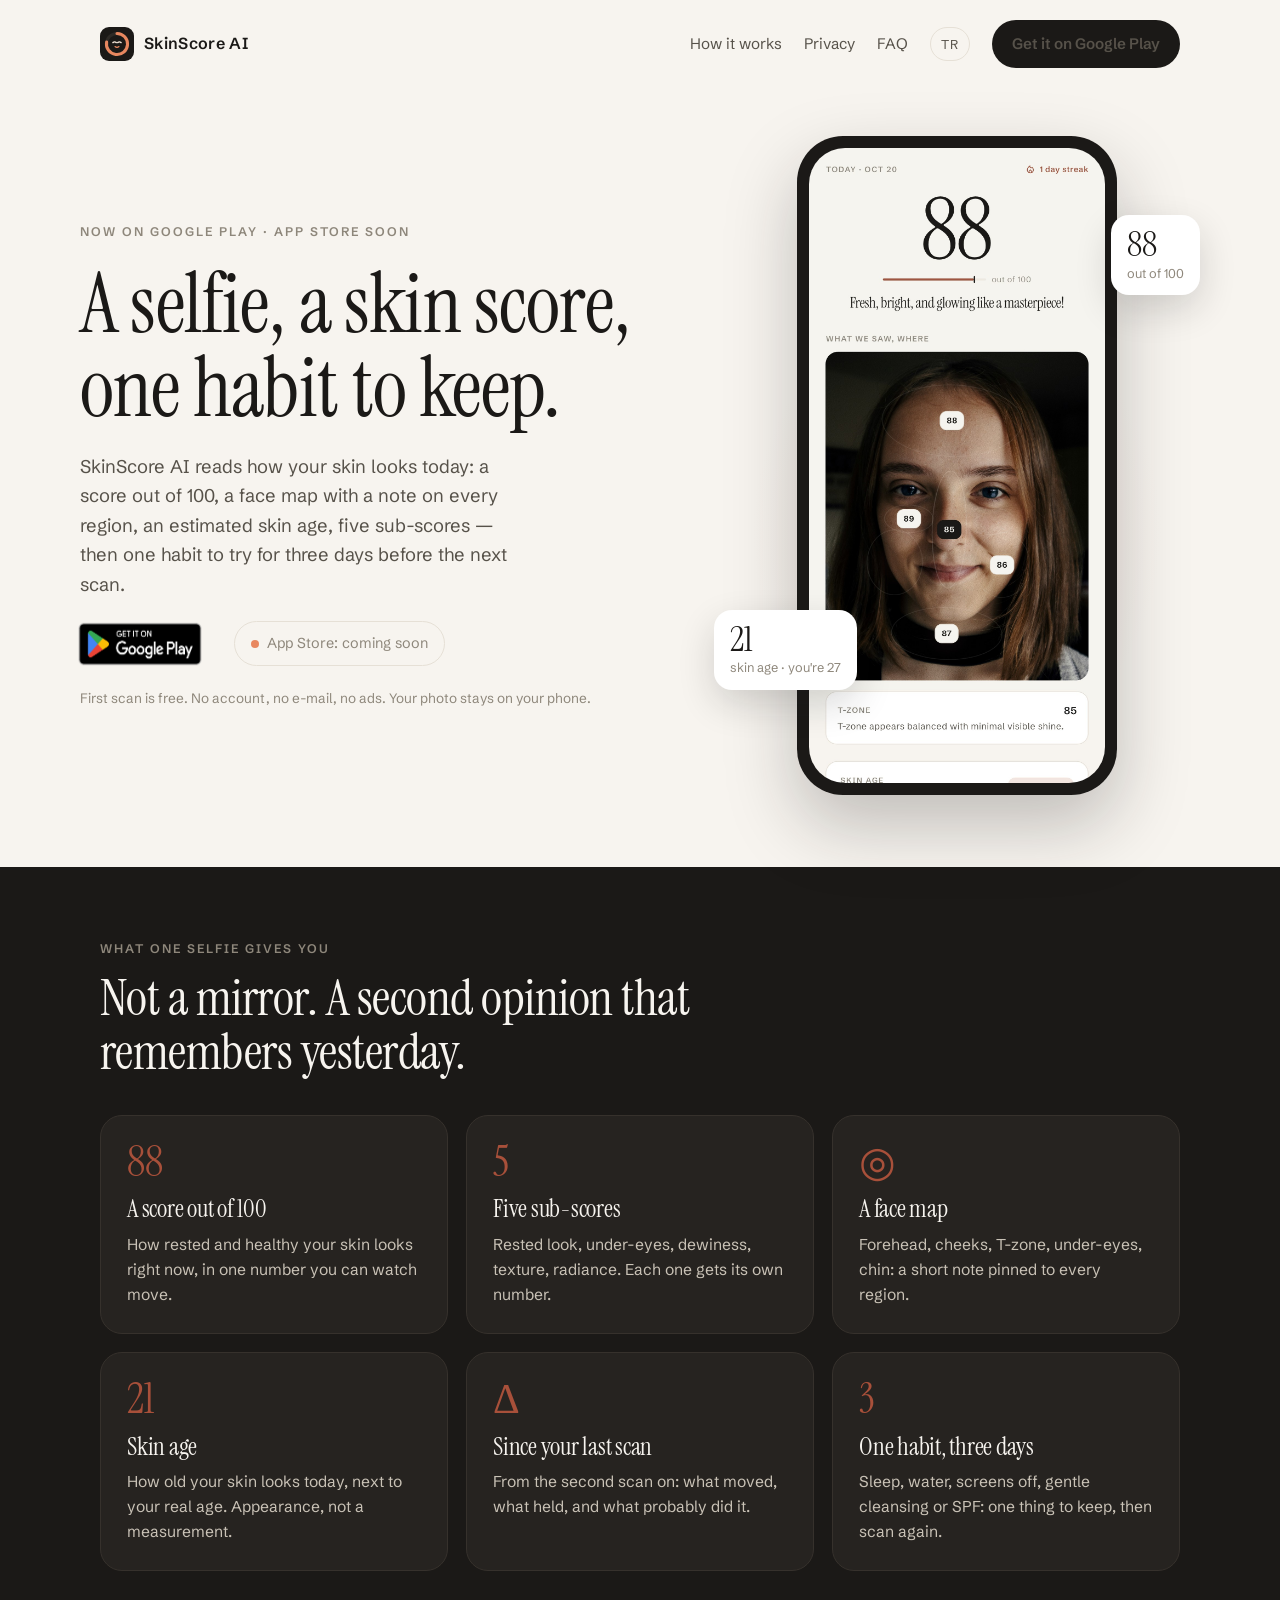
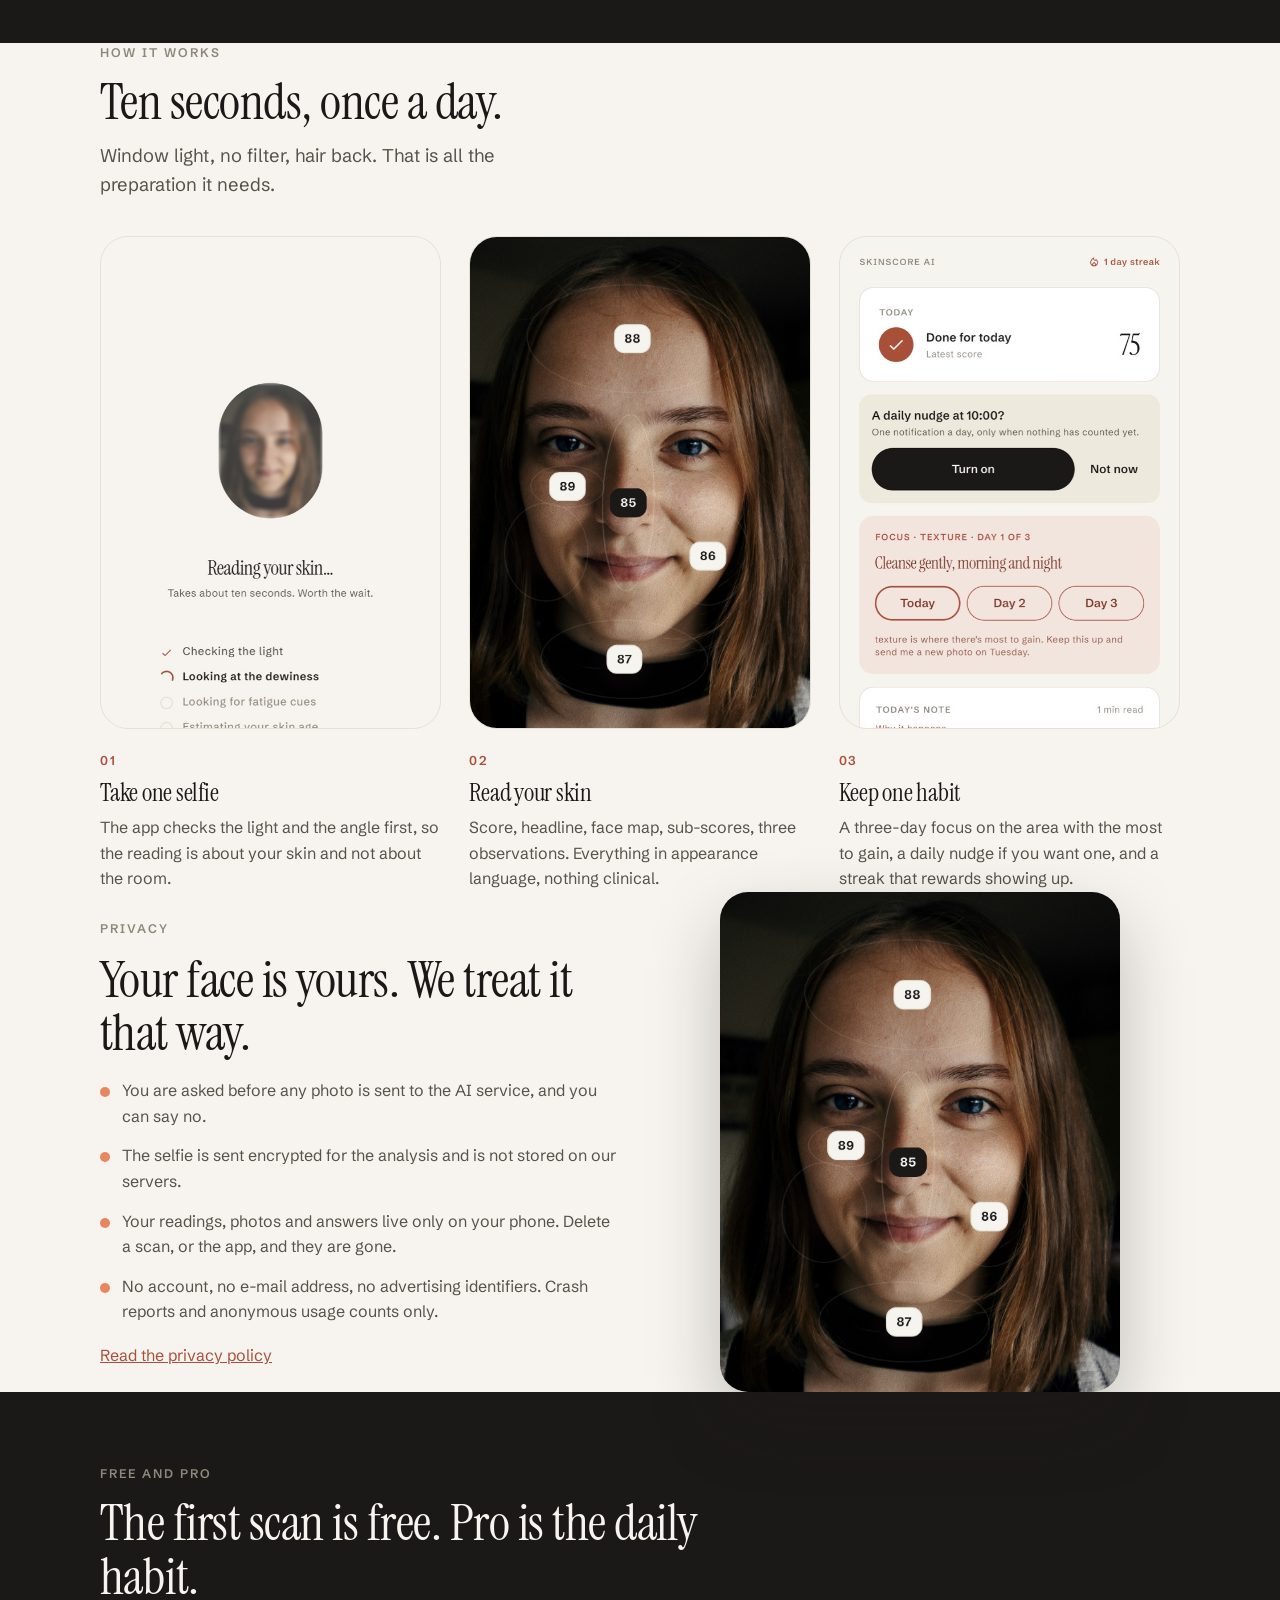
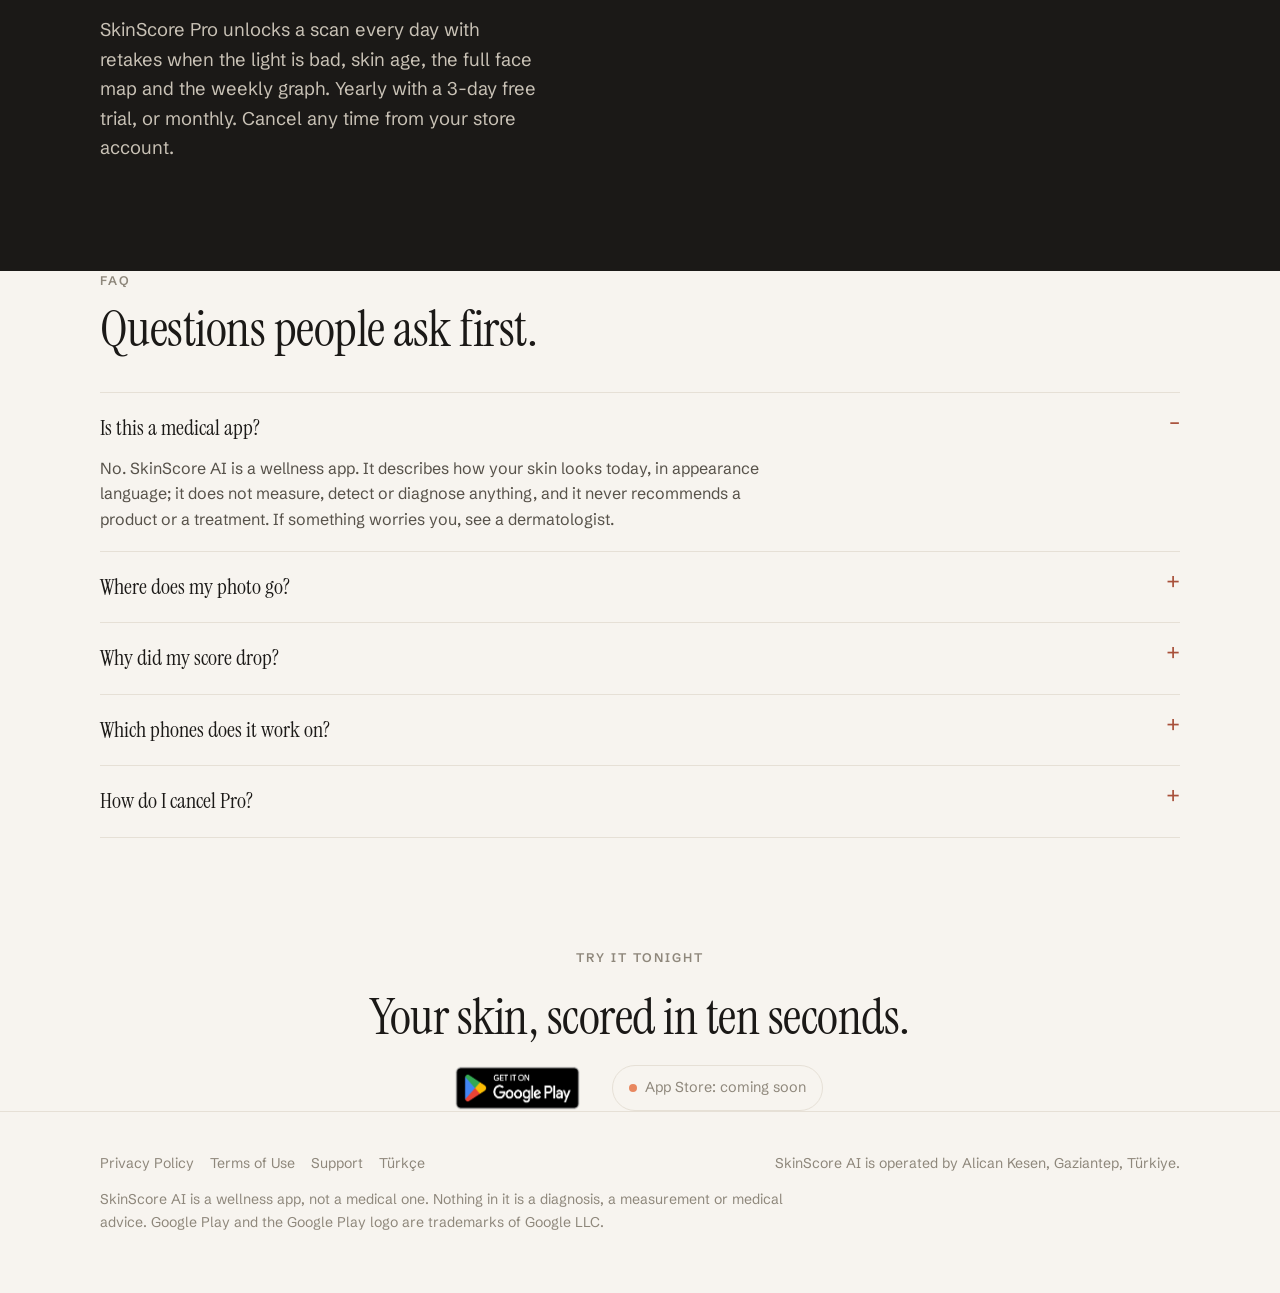
<file: index.html>
<!doctype html>
<html lang="en">
<head>
<meta charset="utf-8">
<meta name="viewport" content="width=device-width,initial-scale=1">
<title>SkinScore AI · A selfie, a skin score, one habit to keep</title>
<meta name="description" content="SkinScore AI reads how your skin looks today from one selfie: a score out of 100, a face map, skin age, five sub-scores and one habit to keep for three days. Free on Google Play.">
<link rel="canonical" href="https://skinscoreai.app/">
<link rel="alternate" hreflang="en" href="https://skinscoreai.app/">
<link rel="alternate" hreflang="tr" href="https://skinscoreai.app/tr/">
<link rel="icon" href="assets/icon.svg" type="image/svg+xml">
<link rel="apple-touch-icon" href="assets/icon-512.png">
<meta property="og:type" content="website">
<meta property="og:title" content="SkinScore AI · Your skin, scored by AI">
<meta property="og:description" content="One selfie, ten seconds: a score for how your skin looks today, a face map, and one habit for three days. Free on Google Play.">
<meta property="og:image" content="https://skinscoreai.app/assets/og.png">
<meta property="og:url" content="https://skinscoreai.app/">
<meta name="twitter:card" content="summary_large_image">
<link rel="preconnect" href="https://fonts.googleapis.com">
<link rel="preconnect" href="https://fonts.gstatic.com" crossorigin>
<link href="https://fonts.googleapis.com/css2?family=Instrument+Serif&family=Schibsted+Grotesk:wght@400;500;600&display=swap" rel="stylesheet">
<link rel="stylesheet" href="site.css">
<script type="application/ld+json">
{"@context":"https://schema.org","@type":"MobileApplication","name":"SkinScore AI: Face Analysis","operatingSystem":"Android","applicationCategory":"LifestyleApplication","offers":{"@type":"Offer","price":"0","priceCurrency":"USD"},"url":"https://skinscoreai.app/","installUrl":"https://play.google.com/store/apps/details?id=com.apprange.skinscore","author":{"@type":"Person","name":"Alican Kesen"}}
</script>
</head>
<body>
<header class="wrap">
  <nav class="nav">
    <a class="brand" href="./"><img src="assets/icon.svg" alt="" width="34" height="34">SkinScore AI</a>
    <div class="nav-links">
      <a href="#how">How it works</a>
      <a href="#privacy">Privacy</a>
      <a href="#faq">FAQ</a>
      <a class="lang" href="tr/">TR</a>
      <a class="btn" href="https://play.google.com/store/apps/details?id=com.apprange.skinscore&amp;referrer=utm_source%3Dskinscoreai.app%26utm_medium%3Dweb%26utm_campaign%3Dlanding">Get it on Google Play</a>
    </div>
  </nav>
</header>

<main>
  <section class="wrap hero">
    <div class="copy">
      <span class="eyebrow">Now on Google Play · App Store soon</span>
      <h1>A selfie, a skin score, one habit to keep.</h1>
      <p class="lede">SkinScore AI reads how your skin looks today: a score out of 100, a face map with a note on every region, an estimated skin age, five sub-scores — then one habit to try for three days before the next scan.</p>
      <div class="stores">
        <a class="play" href="https://play.google.com/store/apps/details?id=com.apprange.skinscore&amp;referrer=utm_source%3Dskinscoreai.app%26utm_medium%3Dweb%26utm_campaign%3Dlanding"><img src="assets/google-play-badge.png" alt="Get it on Google Play" height="62"></a>
        <span class="pill">App Store: coming soon</span>
      </div>
      <p class="hero-note">First scan is free. No account, no e-mail, no ads. Your photo stays on your phone.</p>
    </div>
    <div class="stage">
      <div class="glow"></div>
      <div class="phone"><div class="screen scroll"><img src="assets/result-en.jpg" alt="SkinScore AI result: score 88, face map, skin age, five sub-scores and a three-day focus plan" width="1080" height="4251"></div></div>
      <div class="chip a"><b>88</b>out of 100</div>
      <div class="chip b"><b>21</b>skin age · you're 27</div>
    </div>
  </section>

  <section class="band">
    <div class="wrap">
      <div class="sec-head">
        <span class="eyebrow">What one selfie gives you</span>
        <h2>Not a mirror. A second opinion that remembers yesterday.</h2>
      </div>
      <div class="grid three">
        <div class="card"><div class="n">88</div><h3>A score out of 100</h3><p>How rested and healthy your skin looks right now, in one number you can watch move.</p></div>
        <div class="card"><div class="n">5</div><h3>Five sub-scores</h3><p>Rested look, under-eyes, dewiness, texture, radiance. Each one gets its own number.</p></div>
        <div class="card"><div class="n">◎</div><h3>A face map</h3><p>Forehead, cheeks, T-zone, under-eyes, chin: a short note pinned to every region.</p></div>
        <div class="card"><div class="n">21</div><h3>Skin age</h3><p>How old your skin looks today, next to your real age. Appearance, not a measurement.</p></div>
        <div class="card"><div class="n">Δ</div><h3>Since your last scan</h3><p>From the second scan on: what moved, what held, and what probably did it.</p></div>
        <div class="card"><div class="n">3</div><h3>One habit, three days</h3><p>Sleep, water, screens off, gentle cleansing or SPF: one thing to keep, then scan again.</p></div>
      </div>
    </div>
  </section>

  <section class="wrap" id="how">
    <div class="sec-head">
      <span class="eyebrow">How it works</span>
      <h2>Ten seconds, once a day.</h2>
      <p class="lede">Window light, no filter, hair back. That is all the preparation it needs.</p>
    </div>
    <div class="steps">
      <div class="step"><div class="shot"><img class="raw" src="assets/analyzing-en.jpg" alt="The analysing screen: checking the light, looking at the dewiness, looking for fatigue cues, estimating skin age"></div><span class="k">01</span><h3>Take one selfie</h3><p>The app checks the light and the angle first, so the reading is about your skin and not about the room.</p></div>
      <div class="step"><div class="shot"><img src="assets/facemap-en.jpg" alt="The face map with a score pinned to each region"></div><span class="k">02</span><h3>Read your skin</h3><p>Score, headline, face map, sub-scores, three observations. Everything in appearance language, nothing clinical.</p></div>
      <div class="step"><div class="shot"><img class="raw" src="assets/today-en.jpg" alt="The Today page after a scan: done for today, a daily nudge and the three-day focus plan"></div><span class="k">03</span><h3>Keep one habit</h3><p>A three-day focus on the area with the most to gain, a daily nudge if you want one, and a streak that rewards showing up.</p></div>
    </div>
  </section>

  <section class="wrap" id="privacy">
    <div class="facts">
      <div>
        <span class="eyebrow">Privacy</span>
        <h2 style="margin-top:12px">Your face is yours. We treat it that way.</h2>
        <ul>
          <li>You are asked before any photo is sent to the AI service, and you can say no.</li>
          <li>The selfie is sent encrypted for the analysis and is not stored on our servers.</li>
          <li>Your readings, photos and answers live only on your phone. Delete a scan, or the app, and they are gone.</li>
          <li>No account, no e-mail address, no advertising identifiers. Crash reports and anonymous usage counts only.</li>
        </ul>
        <p style="margin-top:18px"><a href="privacy">Read the privacy policy</a></p>
      </div>
      <img class="facemap" src="assets/facemap-en.jpg" alt="" width="1134" height="1421" loading="lazy">
    </div>
  </section>

  <section class="band">
    <div class="wrap">
      <div class="sec-head">
        <span class="eyebrow">Free and Pro</span>
        <h2>The first scan is free. Pro is the daily habit.</h2>
        <p class="lede">SkinScore Pro unlocks a scan every day with retakes when the light is bad, skin age, the full face map and the weekly graph. Yearly with a 3-day free trial, or monthly. Cancel any time from your store account.</p>
      </div>
    </div>
  </section>

  <section class="wrap" id="faq">
    <div class="sec-head"><span class="eyebrow">FAQ</span><h2>Questions people ask first.</h2></div>
    <details open><summary>Is this a medical app?</summary><p>No. SkinScore AI is a wellness app. It describes how your skin looks today, in appearance language; it does not measure, detect or diagnose anything, and it never recommends a product or a treatment. If something worries you, see a dermatologist.</p></details>
    <details><summary>Where does my photo go?</summary><p>After you agree, it is sent encrypted to our server, passed to the AI model for the reading, and discarded. It is kept only on your phone. There is no account, so nothing is tied to your name.</p></details>
    <details><summary>Why did my score drop?</summary><p>Usually light. A dim room, a yellow lamp or a filter changes how skin reads more than a night of sleep does. The app tells you when the light is off, and Pro lets you retake. Beyond that, sleep, water and screen time before bed are the three things that move the score the most.</p></details>
    <details><summary>Which phones does it work on?</summary><p>Android 7.0 and newer, on Google Play now. The iPhone version is in App Store review.</p></details>
    <details><summary>How do I cancel Pro?</summary><p>From your Google Play or App Store subscriptions page, like any other subscription. Cancel at least 24 hours before the period ends and you are not charged again.</p></details>
  </section>

  <section class="wrap cta">
    <span class="eyebrow">Try it tonight</span>
    <h2>Your skin, scored in ten seconds.</h2>
    <div class="stores">
      <a class="play" href="https://play.google.com/store/apps/details?id=com.apprange.skinscore&amp;referrer=utm_source%3Dskinscoreai.app%26utm_medium%3Dweb%26utm_campaign%3Dlanding"><img src="assets/google-play-badge.png" alt="Get it on Google Play" height="62"></a>
      <span class="pill">App Store: coming soon</span>
    </div>
  </section>
</main>

<footer>
  <div class="wrap">
    <div class="foot">
      <div><a href="privacy">Privacy Policy</a><a href="terms">Terms of Use</a><a href="mailto:942alicankesen@gmail.com">Support</a><a href="tr/">Türkçe</a></div>
      <div>SkinScore AI is operated by Alican Kesen, Gaziantep, Türkiye.</div>
    </div>
    <p class="disclaimer">SkinScore AI is a wellness app, not a medical one. Nothing in it is a diagnosis, a measurement or medical advice. Google Play and the Google Play logo are trademarks of Google LLC.</p>
  </div>
</footer>
</body>
</html>
</file>
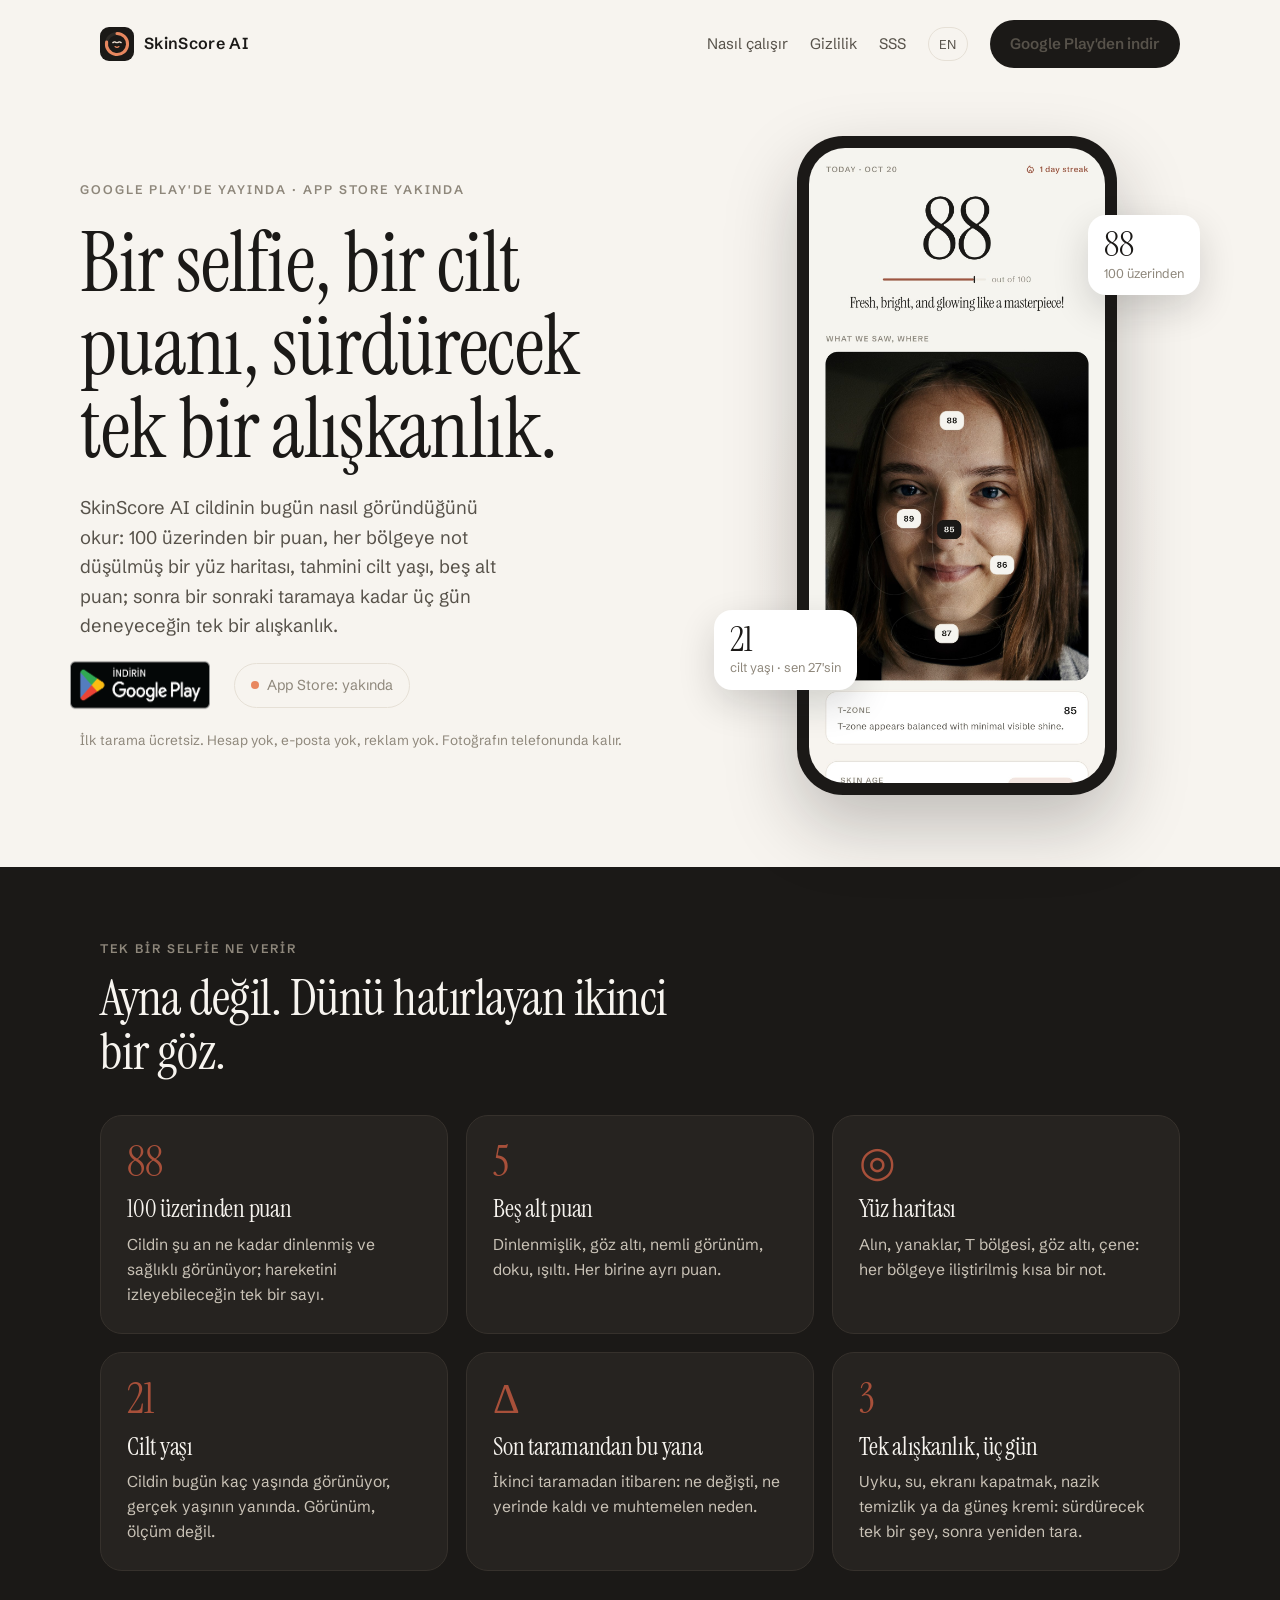
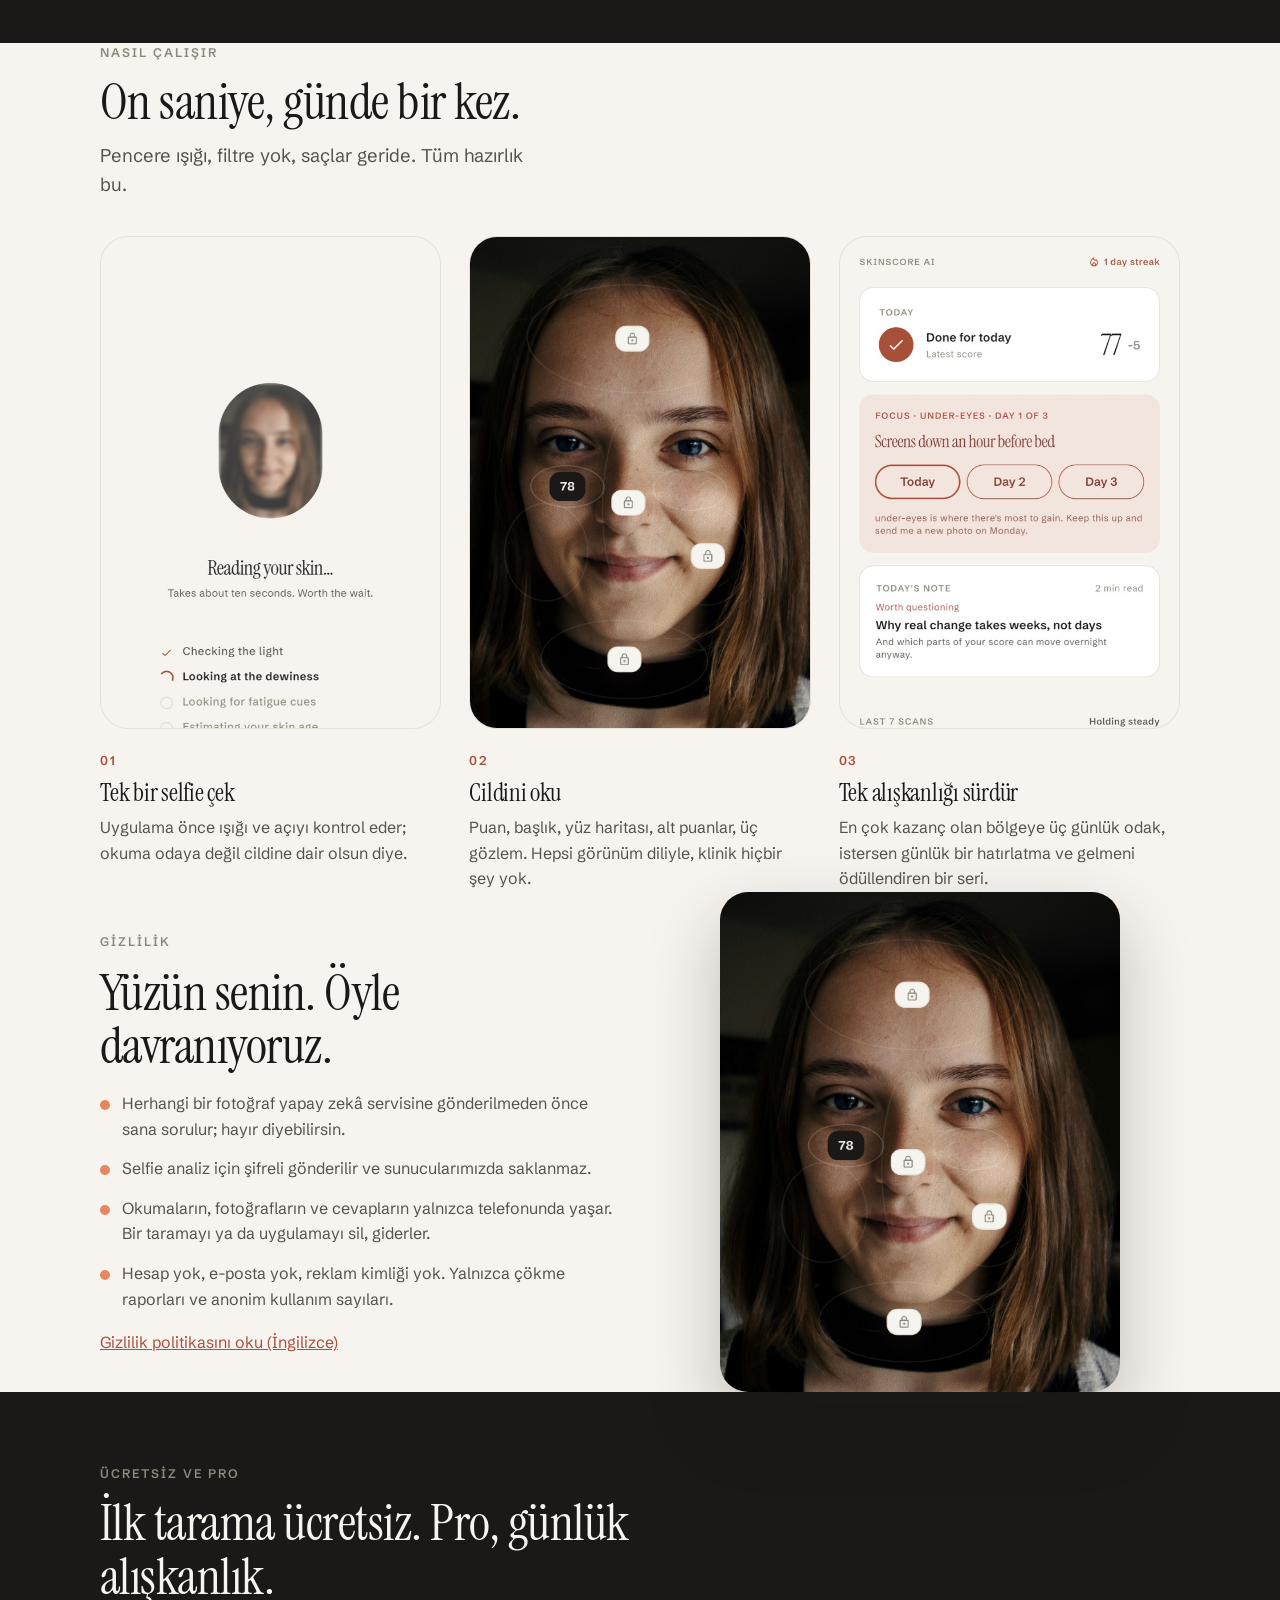
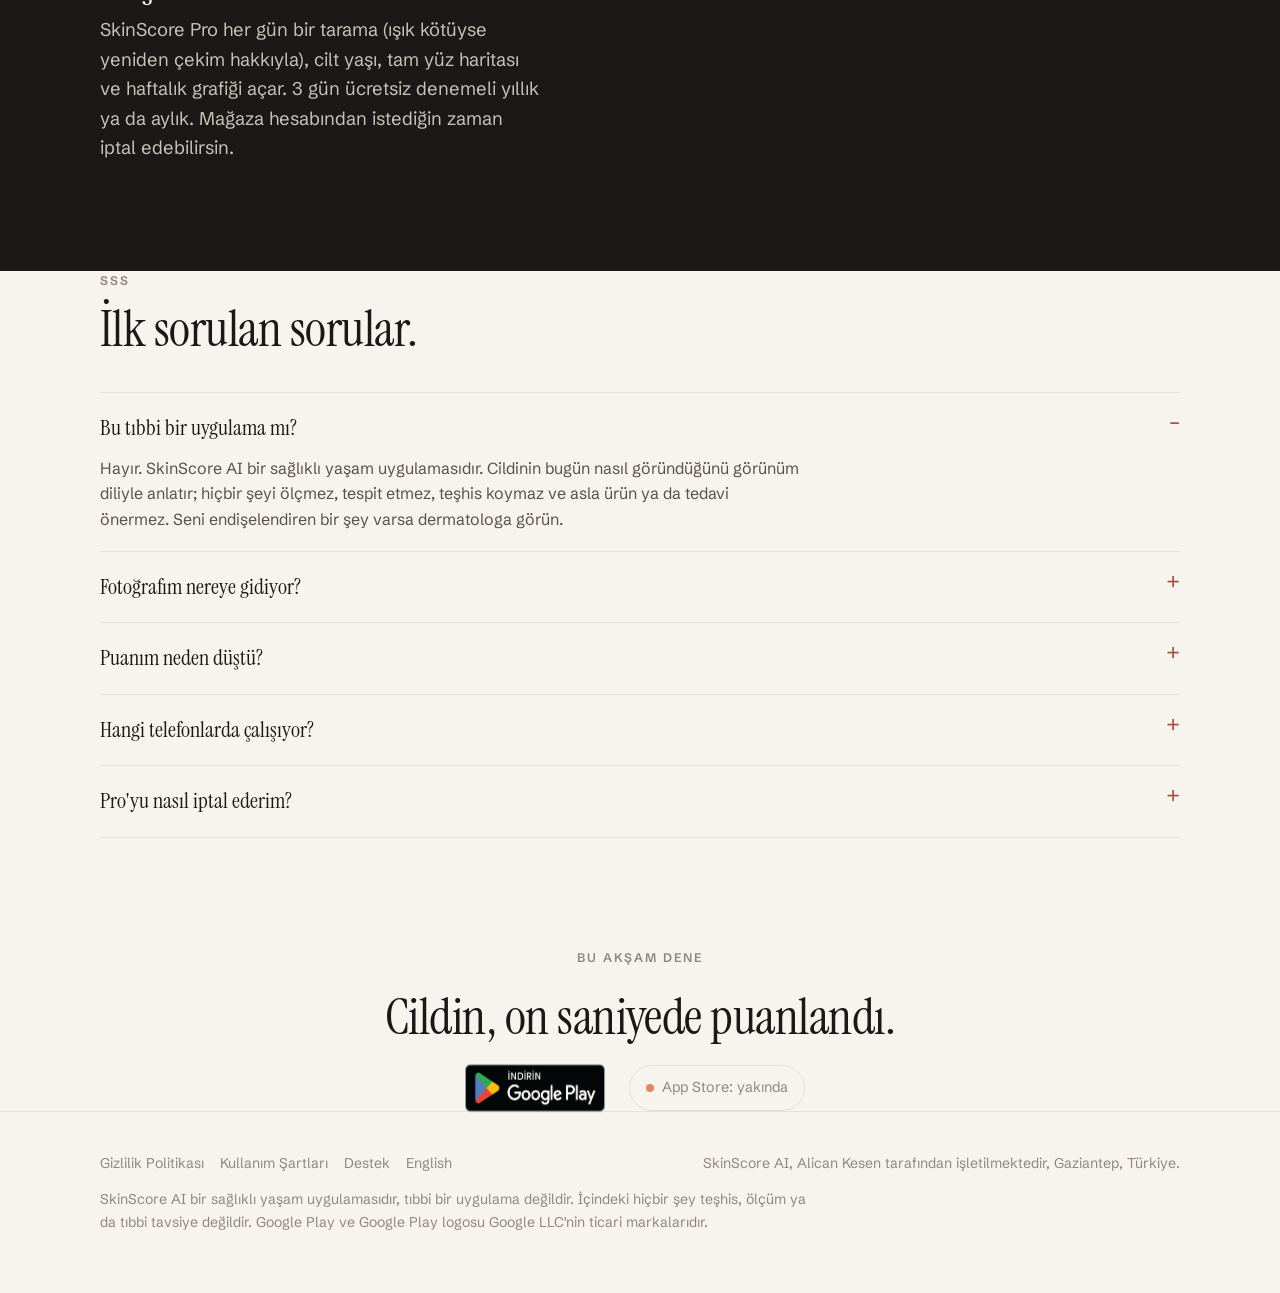
<file: tr/index.html>
<!doctype html>
<html lang="tr">
<head>
<meta charset="utf-8">
<meta name="viewport" content="width=device-width,initial-scale=1">
<title>SkinScore AI · Bir selfie, bir cilt puanı, sürdürecek tek bir alışkanlık</title>
<meta name="description" content="SkinScore AI tek bir selfie'den cildinin bugün nasıl göründüğünü okur: 100 üzerinden puan, yüz haritası, cilt yaşı, beş alt puan ve üç gün sürdürecek tek bir alışkanlık. Google Play'de ücretsiz.">
<link rel="canonical" href="https://skinscoreai.app/tr/">
<link rel="alternate" hreflang="en" href="https://skinscoreai.app/">
<link rel="alternate" hreflang="tr" href="https://skinscoreai.app/tr/">
<link rel="icon" href="../assets/icon.svg" type="image/svg+xml">
<link rel="apple-touch-icon" href="../assets/icon-512.png">
<meta property="og:type" content="website">
<meta property="og:title" content="SkinScore AI · Cildin, yapay zekâ ile puanlandı">
<meta property="og:description" content="Bir selfie, on saniye: cildinin bugün nasıl göründüğüne bir puan, bir yüz haritası ve üç günlük tek bir alışkanlık. Google Play'de ücretsiz.">
<meta property="og:image" content="https://skinscoreai.app/assets/og.png">
<meta property="og:url" content="https://skinscoreai.app/tr/">
<meta name="twitter:card" content="summary_large_image">
<link rel="preconnect" href="https://fonts.googleapis.com">
<link rel="preconnect" href="https://fonts.gstatic.com" crossorigin>
<link href="https://fonts.googleapis.com/css2?family=Instrument+Serif&family=Schibsted+Grotesk:wght@400;500;600&display=swap" rel="stylesheet">
<link rel="stylesheet" href="../site.css">
</head>
<body>
<header class="wrap">
  <nav class="nav">
    <a class="brand" href="./"><img src="../assets/icon.svg" alt="" width="34" height="34">SkinScore AI</a>
    <div class="nav-links">
      <a href="#how">Nasıl çalışır</a>
      <a href="#privacy">Gizlilik</a>
      <a href="#faq">SSS</a>
      <a class="lang" href="../">EN</a>
      <a class="btn" href="https://play.google.com/store/apps/details?id=com.apprange.skinscore&hl=tr&amp;referrer=utm_source%3Dskinscoreai.app%26utm_medium%3Dweb%26utm_campaign%3Dlanding">Google Play'den indir</a>
    </div>
  </nav>
</header>

<main>
  <section class="wrap hero">
    <div class="copy">
      <span class="eyebrow">Google Play'de yayında · App Store yakında</span>
      <h1>Bir selfie, bir cilt puanı, sürdürecek tek bir alışkanlık.</h1>
      <p class="lede">SkinScore AI cildinin bugün nasıl göründüğünü okur: 100 üzerinden bir puan, her bölgeye not düşülmüş bir yüz haritası, tahmini cilt yaşı, beş alt puan; sonra bir sonraki taramaya kadar üç gün deneyeceğin tek bir alışkanlık.</p>
      <div class="stores">
        <a class="play" href="https://play.google.com/store/apps/details?id=com.apprange.skinscore&hl=tr&amp;referrer=utm_source%3Dskinscoreai.app%26utm_medium%3Dweb%26utm_campaign%3Dlanding"><img src="../assets/google-play-badge-tr.png" alt="Google Play'den alın" height="62"></a>
        <span class="pill">App Store: yakında</span>
      </div>
      <p class="hero-note">İlk tarama ücretsiz. Hesap yok, e-posta yok, reklam yok. Fotoğrafın telefonunda kalır.</p>
    </div>
    <div class="stage">
      <div class="glow"></div>
      <div class="phone"><div class="screen scroll"><img src="../assets/result-en.jpg" alt="SkinScore AI sonucu: 88 puan, yüz haritası, cilt yaşı, beş alt puan ve üç günlük odak planı" width="1080" height="4251"></div></div>
      <div class="chip a"><b>88</b>100 üzerinden</div>
      <div class="chip b"><b>21</b>cilt yaşı · sen 27'sin</div>
    </div>
  </section>

  <section class="band">
    <div class="wrap">
      <div class="sec-head">
        <span class="eyebrow">Tek bir selfie ne verir</span>
        <h2>Ayna değil. Dünü hatırlayan ikinci bir göz.</h2>
      </div>
      <div class="grid three">
        <div class="card"><div class="n">88</div><h3>100 üzerinden puan</h3><p>Cildin şu an ne kadar dinlenmiş ve sağlıklı görünüyor; hareketini izleyebileceğin tek bir sayı.</p></div>
        <div class="card"><div class="n">5</div><h3>Beş alt puan</h3><p>Dinlenmişlik, göz altı, nemli görünüm, doku, ışıltı. Her birine ayrı puan.</p></div>
        <div class="card"><div class="n">◎</div><h3>Yüz haritası</h3><p>Alın, yanaklar, T bölgesi, göz altı, çene: her bölgeye iliştirilmiş kısa bir not.</p></div>
        <div class="card"><div class="n">21</div><h3>Cilt yaşı</h3><p>Cildin bugün kaç yaşında görünüyor, gerçek yaşının yanında. Görünüm, ölçüm değil.</p></div>
        <div class="card"><div class="n">Δ</div><h3>Son taramandan bu yana</h3><p>İkinci taramadan itibaren: ne değişti, ne yerinde kaldı ve muhtemelen neden.</p></div>
        <div class="card"><div class="n">3</div><h3>Tek alışkanlık, üç gün</h3><p>Uyku, su, ekranı kapatmak, nazik temizlik ya da güneş kremi: sürdürecek tek bir şey, sonra yeniden tara.</p></div>
      </div>
    </div>
  </section>

  <section class="wrap" id="how">
    <div class="sec-head">
      <span class="eyebrow">Nasıl çalışır</span>
      <h2>On saniye, günde bir kez.</h2>
      <p class="lede">Pencere ışığı, filtre yok, saçlar geride. Tüm hazırlık bu.</p>
    </div>
    <div class="steps">
      <div class="step"><div class="shot"><img class="raw" src="../assets/analyzing-en.jpg" alt="Analiz ekranı"></div><span class="k">01</span><h3>Tek bir selfie çek</h3><p>Uygulama önce ışığı ve açıyı kontrol eder; okuma odaya değil cildine dair olsun diye.</p></div>
      <div class="step"><div class="shot"><img src="../assets/facemap-tr.jpg" alt="Her bölgeye puan iliştirilmiş yüz haritası"></div><span class="k">02</span><h3>Cildini oku</h3><p>Puan, başlık, yüz haritası, alt puanlar, üç gözlem. Hepsi görünüm diliyle, klinik hiçbir şey yok.</p></div>
      <div class="step"><div class="shot"><img class="raw" src="../assets/today-tr.jpg" alt="Taramadan sonra Bugün sayfası: günlük dürtme ve üç günlük odak planı"></div><span class="k">03</span><h3>Tek alışkanlığı sürdür</h3><p>En çok kazanç olan bölgeye üç günlük odak, istersen günlük bir hatırlatma ve gelmeni ödüllendiren bir seri.</p></div>
    </div>
  </section>

  <section class="wrap" id="privacy">
    <div class="facts">
      <div>
        <span class="eyebrow">Gizlilik</span>
        <h2 style="margin-top:12px">Yüzün senin. Öyle davranıyoruz.</h2>
        <ul>
          <li>Herhangi bir fotoğraf yapay zekâ servisine gönderilmeden önce sana sorulur; hayır diyebilirsin.</li>
          <li>Selfie analiz için şifreli gönderilir ve sunucularımızda saklanmaz.</li>
          <li>Okumaların, fotoğrafların ve cevapların yalnızca telefonunda yaşar. Bir taramayı ya da uygulamayı sil, giderler.</li>
          <li>Hesap yok, e-posta yok, reklam kimliği yok. Yalnızca çökme raporları ve anonim kullanım sayıları.</li>
        </ul>
        <p style="margin-top:18px"><a href="../privacy">Gizlilik politikasını oku (İngilizce)</a></p>
      </div>
      <img class="facemap" src="../assets/facemap-tr.jpg" alt="" width="1134" height="1421" loading="lazy">
    </div>
  </section>

  <section class="band">
    <div class="wrap">
      <div class="sec-head">
        <span class="eyebrow">Ücretsiz ve Pro</span>
        <h2>İlk tarama ücretsiz. Pro, günlük alışkanlık.</h2>
        <p class="lede">SkinScore Pro her gün bir tarama (ışık kötüyse yeniden çekim hakkıyla), cilt yaşı, tam yüz haritası ve haftalık grafiği açar. 3 gün ücretsiz denemeli yıllık ya da aylık. Mağaza hesabından istediğin zaman iptal edebilirsin.</p>
      </div>
    </div>
  </section>

  <section class="wrap" id="faq">
    <div class="sec-head"><span class="eyebrow">SSS</span><h2>İlk sorulan sorular.</h2></div>
    <details open><summary>Bu tıbbi bir uygulama mı?</summary><p>Hayır. SkinScore AI bir sağlıklı yaşam uygulamasıdır. Cildinin bugün nasıl göründüğünü görünüm diliyle anlatır; hiçbir şeyi ölçmez, tespit etmez, teşhis koymaz ve asla ürün ya da tedavi önermez. Seni endişelendiren bir şey varsa dermatologa görün.</p></details>
    <details><summary>Fotoğrafım nereye gidiyor?</summary><p>Onay verdikten sonra sunucumuza şifreli gönderilir, okuma için yapay zekâ modeline iletilir ve silinir. Yalnızca telefonunda kalır. Hesap olmadığı için hiçbir şey adına bağlı değildir.</p></details>
    <details><summary>Puanım neden düştü?</summary><p>Genellikle ışık. Loş bir oda, sarı bir lamba ya da bir filtre, cildin okunuşunu bir gecelik uykudan daha çok değiştirir. Uygulama ışık kötüyse söyler, Pro yeniden çekmene izin verir. Onun dışında puanı en çok oynatan üç şey uyku, su ve yatmadan önce ekran.</p></details>
    <details><summary>Hangi telefonlarda çalışıyor?</summary><p>Android 7.0 ve üzeri, şu an Google Play'de. iPhone sürümü App Store incelemesinde.</p></details>
    <details><summary>Pro'yu nasıl iptal ederim?</summary><p>Diğer abonelikler gibi Google Play ya da App Store abonelikler sayfasından. Dönem bitmeden en az 24 saat önce iptal edersen bir daha ücret alınmaz.</p></details>
  </section>

  <section class="wrap cta">
    <span class="eyebrow">Bu akşam dene</span>
    <h2>Cildin, on saniyede puanlandı.</h2>
    <div class="stores">
      <a class="play" href="https://play.google.com/store/apps/details?id=com.apprange.skinscore&hl=tr&amp;referrer=utm_source%3Dskinscoreai.app%26utm_medium%3Dweb%26utm_campaign%3Dlanding"><img src="../assets/google-play-badge-tr.png" alt="Google Play'den alın" height="62"></a>
      <span class="pill">App Store: yakında</span>
    </div>
  </section>
</main>

<footer>
  <div class="wrap">
    <div class="foot">
      <div><a href="../privacy">Gizlilik Politikası</a><a href="../terms">Kullanım Şartları</a><a href="mailto:942alicankesen@gmail.com">Destek</a><a href="../">English</a></div>
      <div>SkinScore AI, Alican Kesen tarafından işletilmektedir, Gaziantep, Türkiye.</div>
    </div>
    <p class="disclaimer">SkinScore AI bir sağlıklı yaşam uygulamasıdır, tıbbi bir uygulama değildir. İçindeki hiçbir şey teşhis, ölçüm ya da tıbbi tavsiye değildir. Google Play ve Google Play logosu Google LLC'nin ticari markalarıdır.</p>
  </div>
</footer>
</body>
</html>
</file>
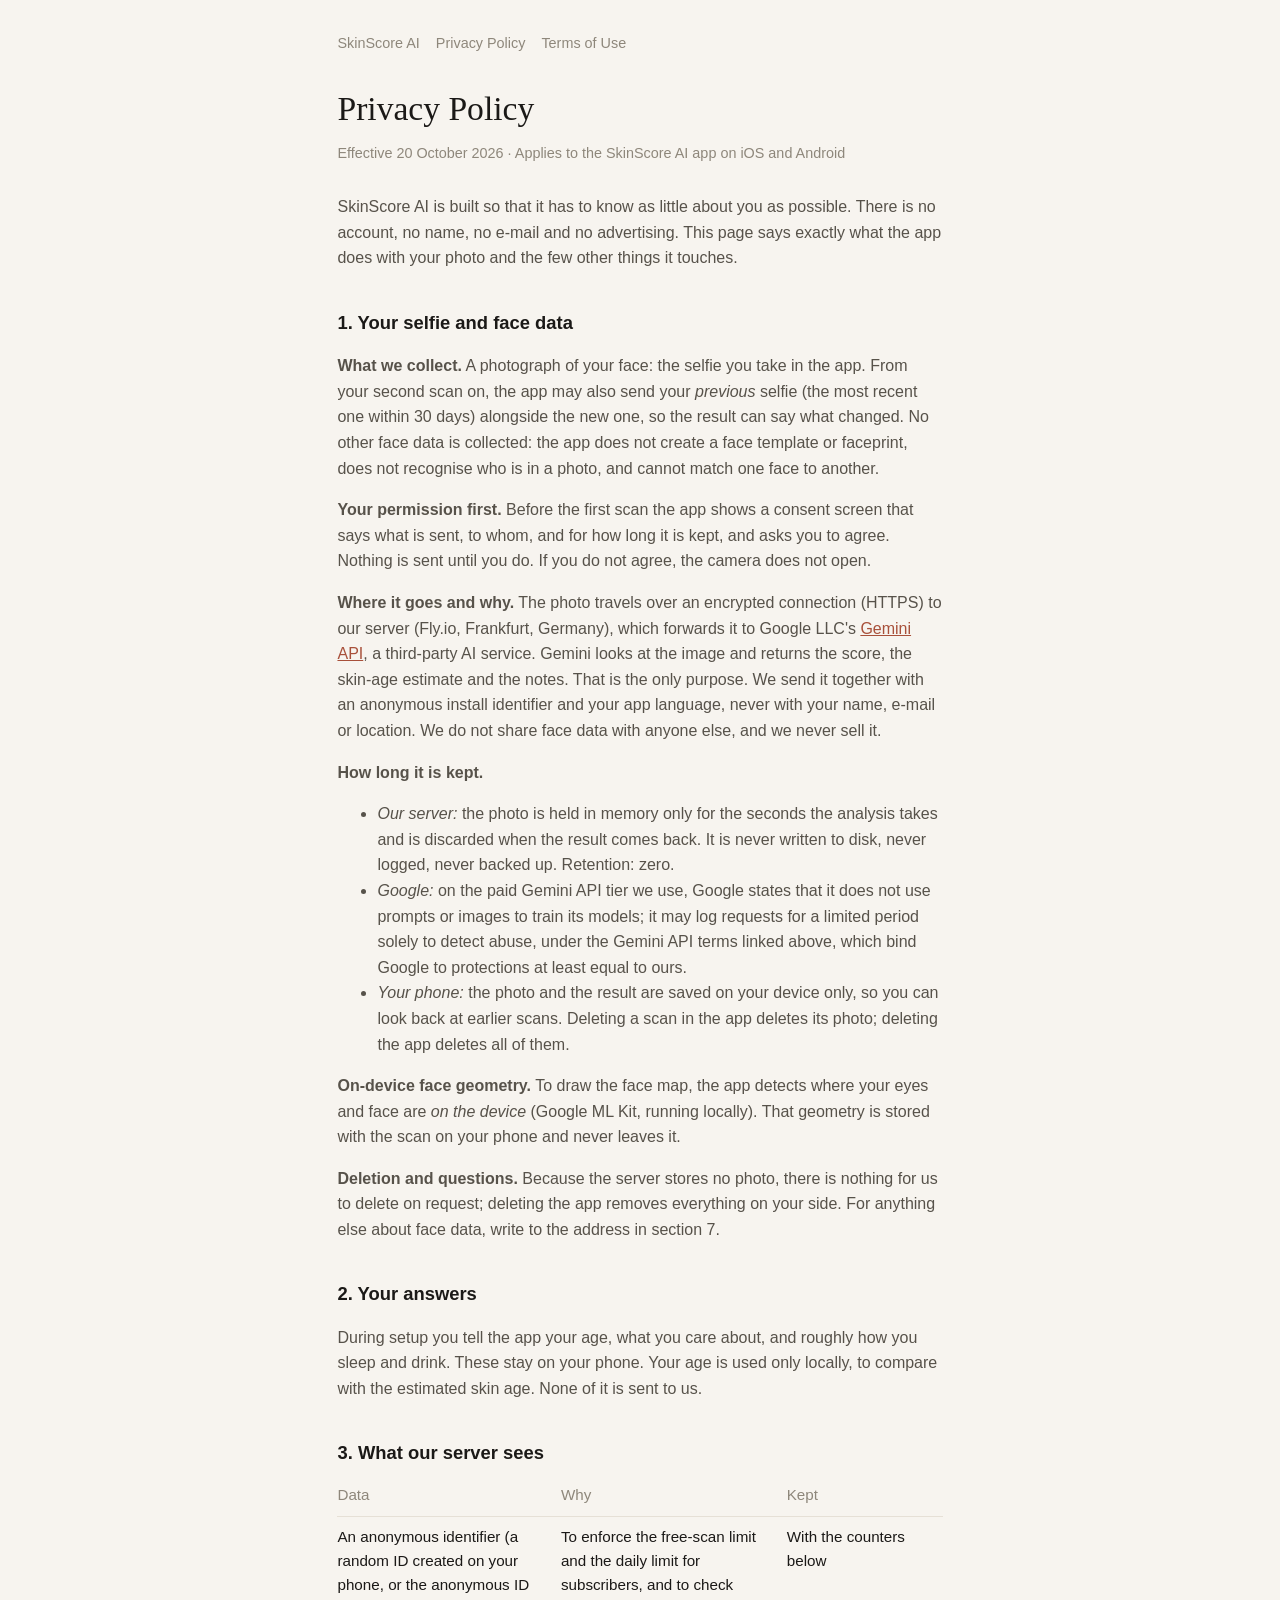
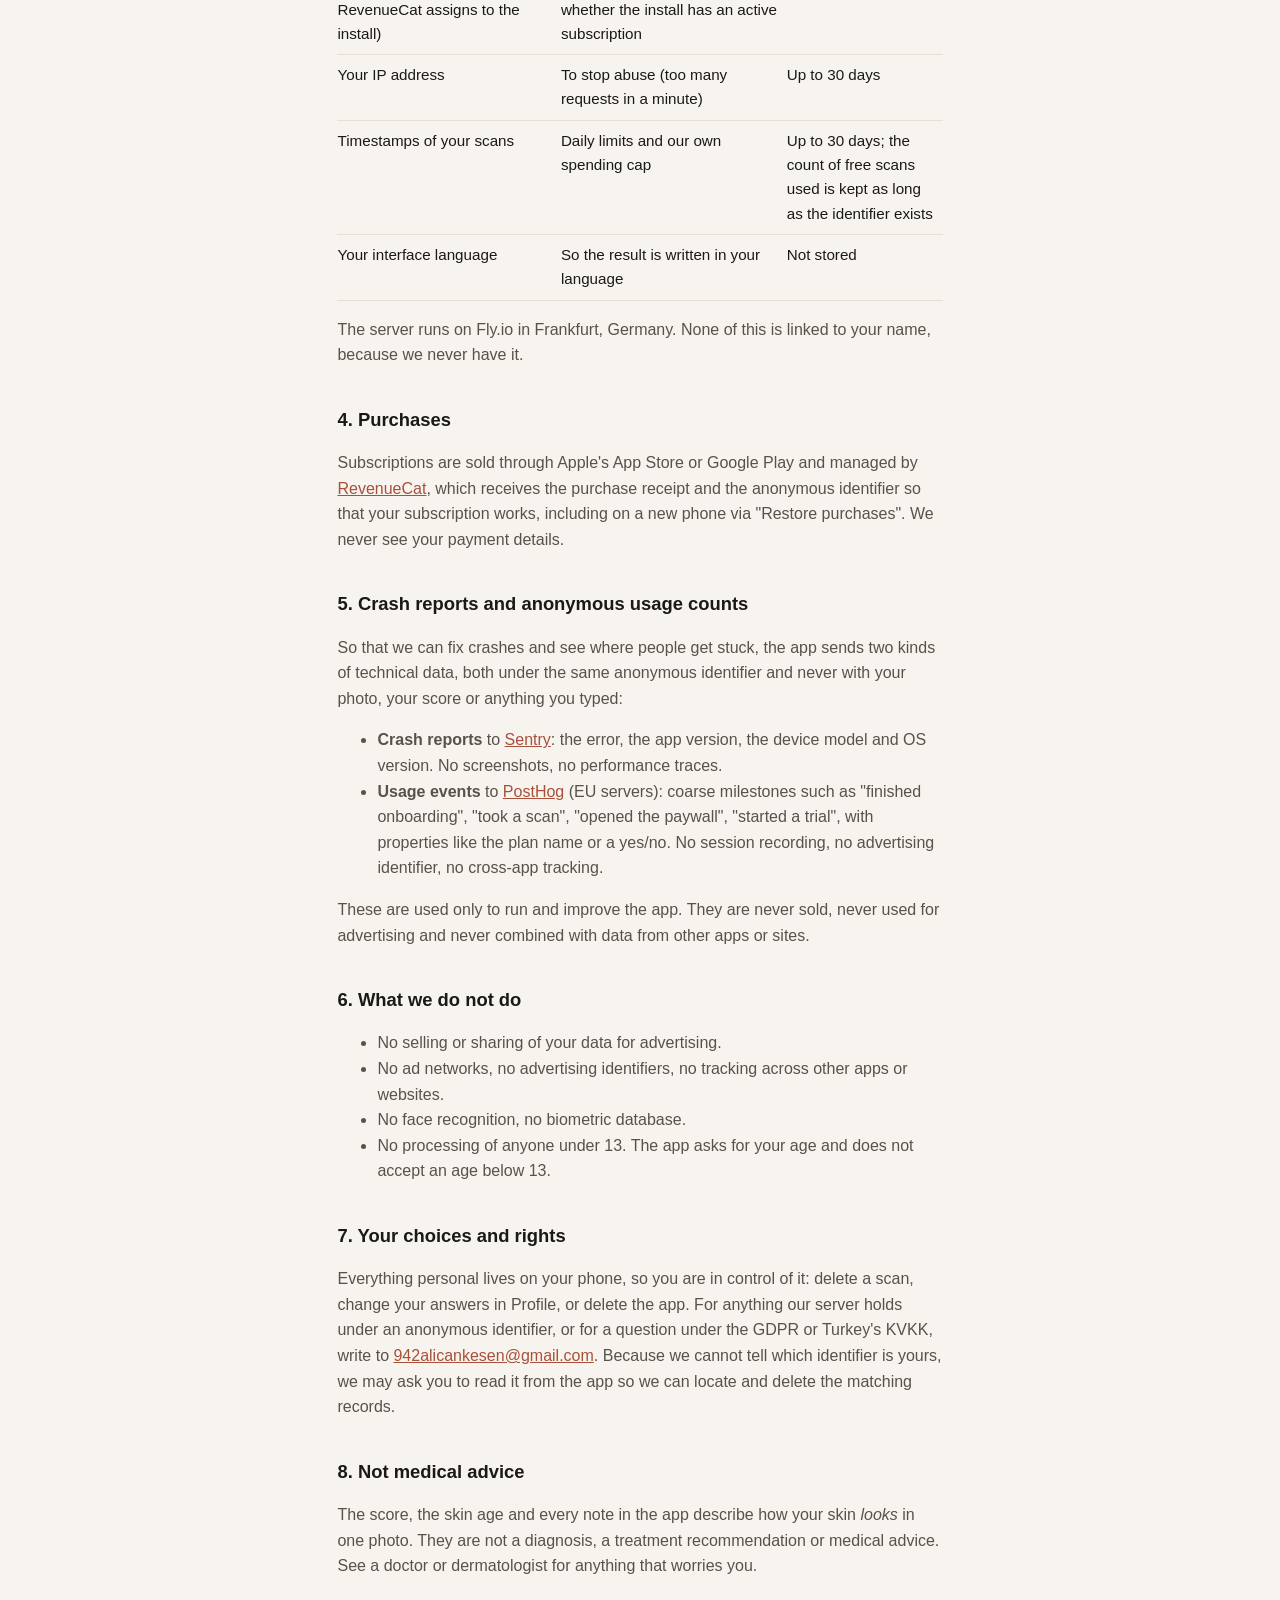
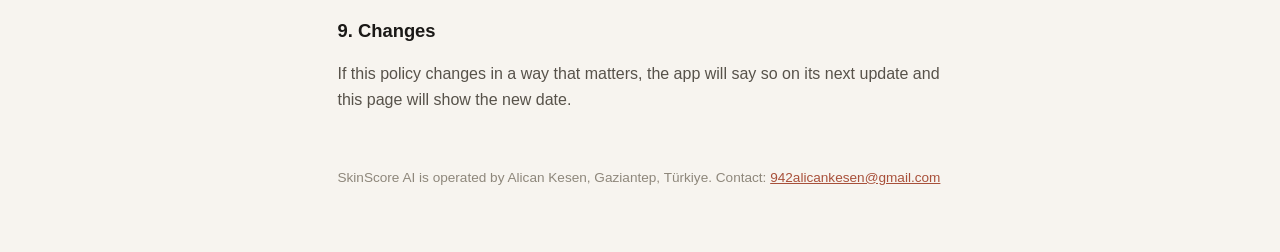
<file: privacy.html>
<!doctype html><html lang="en"><head><meta charset="utf-8"><meta name="viewport" content="width=device-width,initial-scale=1"><title>Privacy Policy · SkinScore AI</title><style>
:root{--bg:#F7F4EF;--ink:#1B1917;--ink2:#57524A;--mute:#8E877B;--line:#E6E0D6;--clay:#A8503A}
@media (prefers-color-scheme:dark){:root{--bg:#141210;--ink:#F7F4EF;--ink2:#C9C2B6;--mute:#8E877B;--line:#2E2A26}}
*{box-sizing:border-box}body{margin:0;background:var(--bg);color:var(--ink);font:16px/1.6 -apple-system,"Helvetica Neue",Arial,sans-serif;padding:32px 16px 64px}
main{max-width:68ch;margin:0 auto}h1{font-family:Georgia,"Times New Roman",serif;font-weight:400;font-size:2.1rem;line-height:1.1;margin:0 0 .3em}
h2{font-size:1.15rem;margin:2em 0 .4em}p,li{color:var(--ink2)}.meta{color:var(--mute);font-size:.9rem;margin-bottom:2em}
a{color:var(--clay)}nav{display:flex;gap:16px;font-size:.9rem;margin-bottom:2.5em}nav a{color:var(--mute);text-decoration:none}nav a:hover{color:var(--clay)}
table{border-collapse:collapse;width:100%;font-size:.95rem}td,th{text-align:left;vertical-align:top;padding:8px 8px 8px 0;border-bottom:1px solid var(--line)}th{color:var(--mute);font-weight:500}
footer{margin-top:4em;color:var(--mute);font-size:.85rem}
</style></head><body><main><nav><a href="./">SkinScore AI</a><a href="privacy">Privacy Policy</a><a href="terms">Terms of Use</a></nav>
<h1>Privacy Policy</h1>
<p class="meta">Effective 20 October 2026 · Applies to the SkinScore AI app on iOS and Android</p>

<p>SkinScore AI is built so that it has to know as little about you as possible. There is no account, no name, no e-mail and no advertising. This page says exactly what the app does with your photo and the few other things it touches.</p>

<h2>1. Your selfie and face data</h2>
<p><strong>What we collect.</strong> A photograph of your face: the selfie you take in the app. From your second scan on, the app may also send your <em>previous</em> selfie (the most recent one within 30 days) alongside the new one, so the result can say what changed. No other face data is collected: the app does not create a face template or faceprint, does not recognise who is in a photo, and cannot match one face to another.</p>
<p><strong>Your permission first.</strong> Before the first scan the app shows a consent screen that says what is sent, to whom, and for how long it is kept, and asks you to agree. Nothing is sent until you do. If you do not agree, the camera does not open.</p>
<p><strong>Where it goes and why.</strong> The photo travels over an encrypted connection (HTTPS) to our server (Fly.io, Frankfurt, Germany), which forwards it to Google LLC's <a href="https://ai.google.dev/gemini-api/terms">Gemini API</a>, a third-party AI service. Gemini looks at the image and returns the score, the skin-age estimate and the notes. That is the only purpose. We send it together with an anonymous install identifier and your app language, never with your name, e-mail or location. We do not share face data with anyone else, and we never sell it.</p>
<p><strong>How long it is kept.</strong></p>
<ul>
<li><em>Our server:</em> the photo is held in memory only for the seconds the analysis takes and is discarded when the result comes back. It is never written to disk, never logged, never backed up. Retention: zero.</li>
<li><em>Google:</em> on the paid Gemini API tier we use, Google states that it does not use prompts or images to train its models; it may log requests for a limited period solely to detect abuse, under the Gemini API terms linked above, which bind Google to protections at least equal to ours.</li>
<li><em>Your phone:</em> the photo and the result are saved on your device only, so you can look back at earlier scans. Deleting a scan in the app deletes its photo; deleting the app deletes all of them.</li>
</ul>
<p><strong>On-device face geometry.</strong> To draw the face map, the app detects where your eyes and face are <em>on the device</em> (Google ML Kit, running locally). That geometry is stored with the scan on your phone and never leaves it.</p>
<p><strong>Deletion and questions.</strong> Because the server stores no photo, there is nothing for us to delete on request; deleting the app removes everything on your side. For anything else about face data, write to the address in section 7.</p>

<h2>2. Your answers</h2>
<p>During setup you tell the app your age, what you care about, and roughly how you sleep and drink. These stay on your phone. Your age is used only locally, to compare with the estimated skin age. None of it is sent to us.</p>

<h2>3. What our server sees</h2>
<table>
<tr><th>Data</th><th>Why</th><th>Kept</th></tr>
<tr><td>An anonymous identifier (a random ID created on your phone, or the anonymous ID RevenueCat assigns to the install)</td><td>To enforce the free-scan limit and the daily limit for subscribers, and to check whether the install has an active subscription</td><td>With the counters below</td></tr>
<tr><td>Your IP address</td><td>To stop abuse (too many requests in a minute)</td><td>Up to 30 days</td></tr>
<tr><td>Timestamps of your scans</td><td>Daily limits and our own spending cap</td><td>Up to 30 days; the count of free scans used is kept as long as the identifier exists</td></tr>
<tr><td>Your interface language</td><td>So the result is written in your language</td><td>Not stored</td></tr>
</table>
<p>The server runs on Fly.io in Frankfurt, Germany. None of this is linked to your name, because we never have it.</p>

<h2>4. Purchases</h2>
<p>Subscriptions are sold through Apple's App Store or Google Play and managed by <a href="https://www.revenuecat.com/privacy">RevenueCat</a>, which receives the purchase receipt and the anonymous identifier so that your subscription works, including on a new phone via "Restore purchases". We never see your payment details.</p>

<h2>5. Crash reports and anonymous usage counts</h2>
<p>So that we can fix crashes and see where people get stuck, the app sends two kinds of technical data, both under the same anonymous identifier and never with your photo, your score or anything you typed:</p>
<ul>
<li><strong>Crash reports</strong> to <a href="https://sentry.io/privacy/">Sentry</a>: the error, the app version, the device model and OS version. No screenshots, no performance traces.</li>
<li><strong>Usage events</strong> to <a href="https://posthog.com/privacy">PostHog</a> (EU servers): coarse milestones such as "finished onboarding", "took a scan", "opened the paywall", "started a trial", with properties like the plan name or a yes/no. No session recording, no advertising identifier, no cross-app tracking.</li>
</ul>
<p>These are used only to run and improve the app. They are never sold, never used for advertising and never combined with data from other apps or sites.</p>

<h2>6. What we do not do</h2>
<ul>
<li>No selling or sharing of your data for advertising.</li>
<li>No ad networks, no advertising identifiers, no tracking across other apps or websites.</li>
<li>No face recognition, no biometric database.</li>
<li>No processing of anyone under 13. The app asks for your age and does not accept an age below 13.</li>
</ul>

<h2>7. Your choices and rights</h2>
<p>Everything personal lives on your phone, so you are in control of it: delete a scan, change your answers in Profile, or delete the app. For anything our server holds under an anonymous identifier, or for a question under the GDPR or Turkey's KVKK, write to <a href="mailto:942alicankesen@gmail.com">942alicankesen@gmail.com</a>. Because we cannot tell which identifier is yours, we may ask you to read it from the app so we can locate and delete the matching records.</p>

<h2>8. Not medical advice</h2>
<p>The score, the skin age and every note in the app describe how your skin <em>looks</em> in one photo. They are not a diagnosis, a treatment recommendation or medical advice. See a doctor or dermatologist for anything that worries you.</p>

<h2>9. Changes</h2>
<p>If this policy changes in a way that matters, the app will say so on its next update and this page will show the new date.</p>
<footer>SkinScore AI is operated by Alican Kesen, Gaziantep, Türkiye. Contact: <a href="mailto:942alicankesen@gmail.com">942alicankesen@gmail.com</a></footer></main></body></html>
</file>
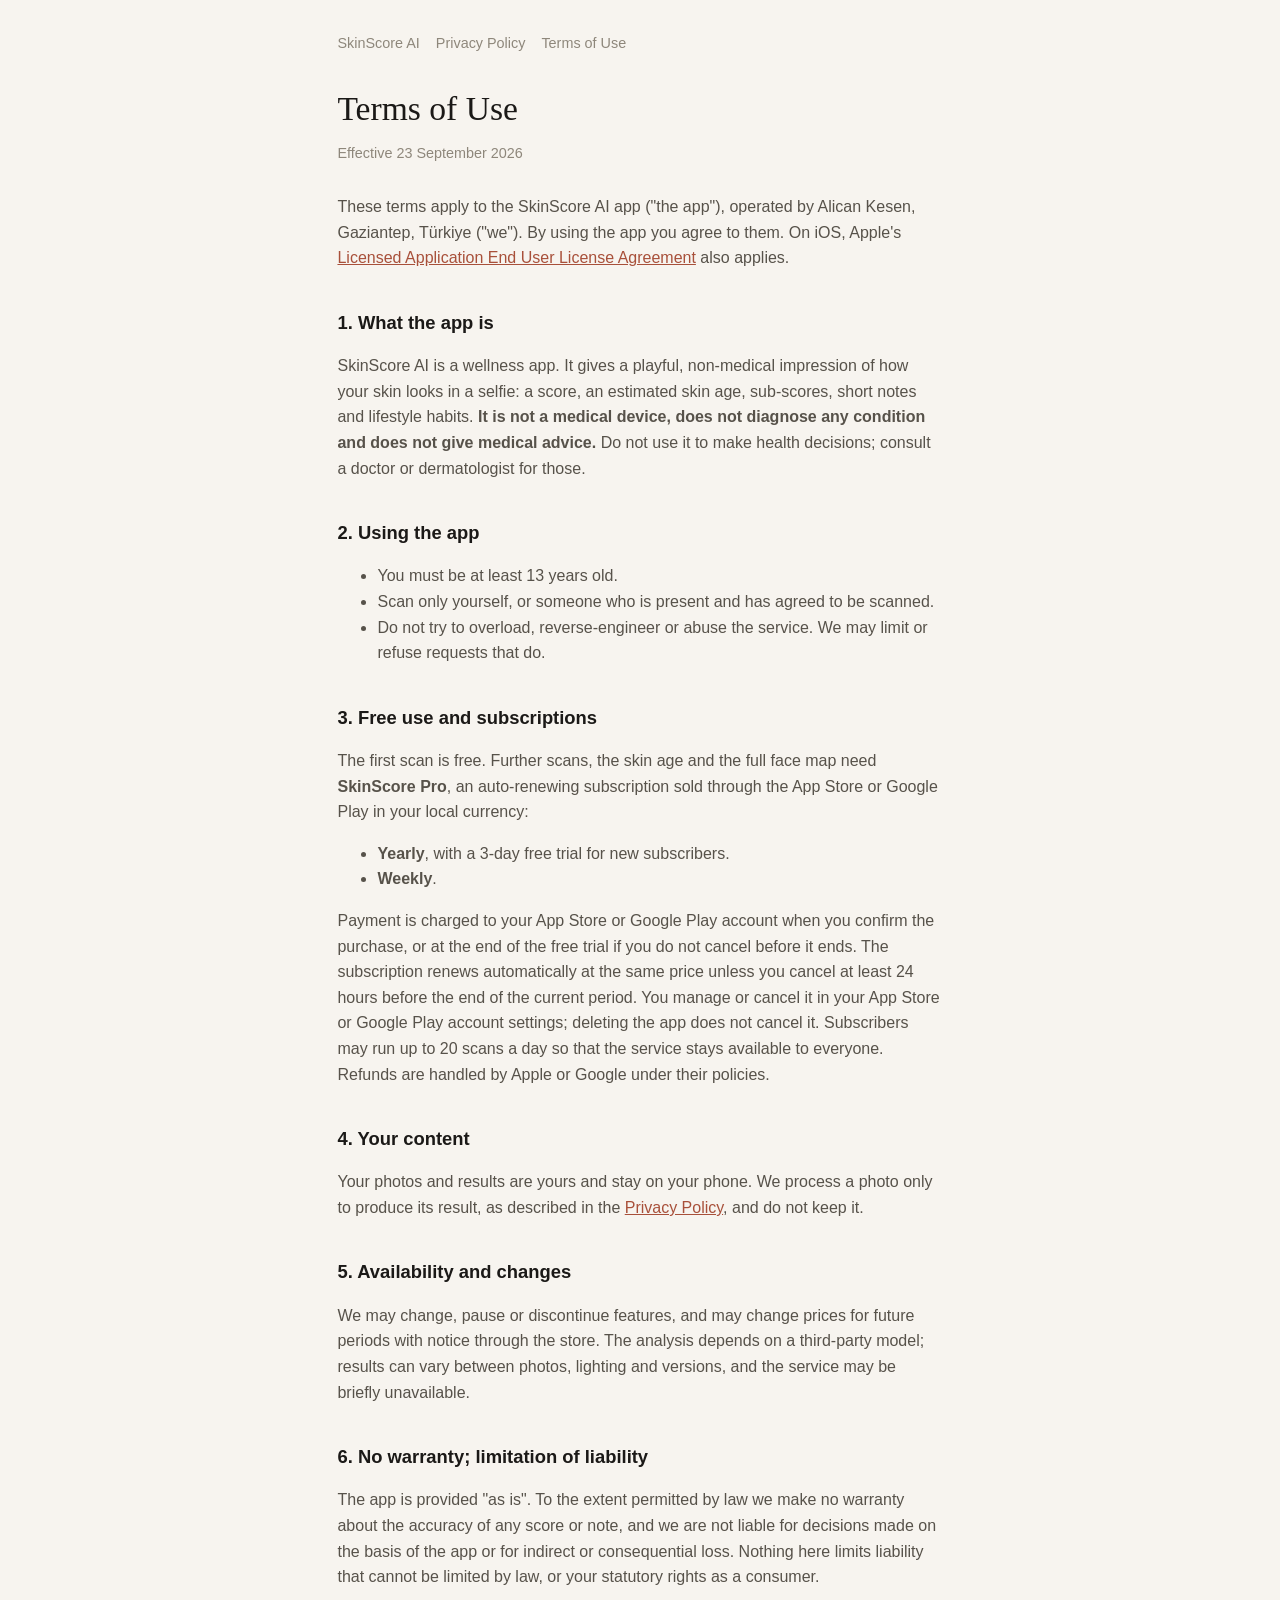
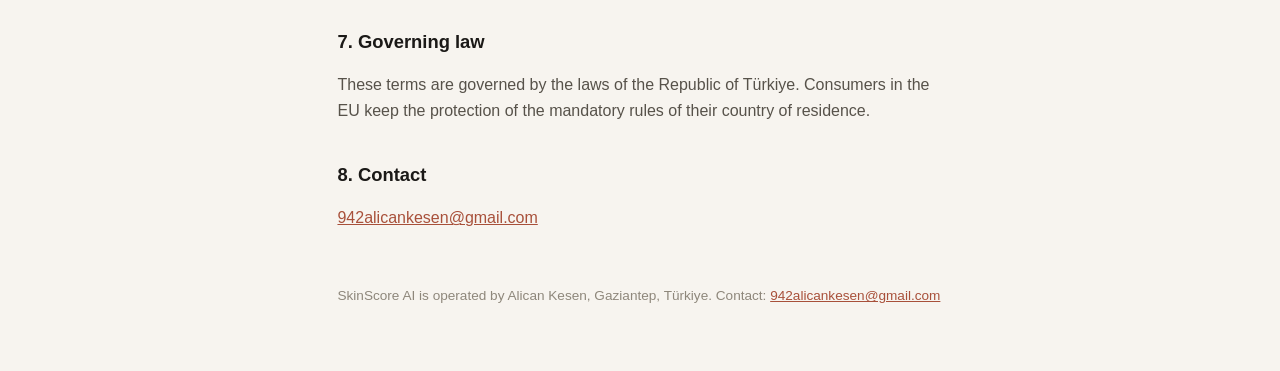
<file: terms.html>
<!doctype html><html lang="en"><head><meta charset="utf-8"><meta name="viewport" content="width=device-width,initial-scale=1"><title>Terms of Use · SkinScore AI</title><style>
:root{--bg:#F7F4EF;--ink:#1B1917;--ink2:#57524A;--mute:#8E877B;--line:#E6E0D6;--clay:#A8503A}
@media (prefers-color-scheme:dark){:root{--bg:#141210;--ink:#F7F4EF;--ink2:#C9C2B6;--mute:#8E877B;--line:#2E2A26}}
*{box-sizing:border-box}body{margin:0;background:var(--bg);color:var(--ink);font:16px/1.6 -apple-system,"Helvetica Neue",Arial,sans-serif;padding:32px 16px 64px}
main{max-width:68ch;margin:0 auto}h1{font-family:Georgia,"Times New Roman",serif;font-weight:400;font-size:2.1rem;line-height:1.1;margin:0 0 .3em}
h2{font-size:1.15rem;margin:2em 0 .4em}p,li{color:var(--ink2)}.meta{color:var(--mute);font-size:.9rem;margin-bottom:2em}
a{color:var(--clay)}nav{display:flex;gap:16px;font-size:.9rem;margin-bottom:2.5em}nav a{color:var(--mute);text-decoration:none}nav a:hover{color:var(--clay)}
table{border-collapse:collapse;width:100%;font-size:.95rem}td,th{text-align:left;vertical-align:top;padding:8px 8px 8px 0;border-bottom:1px solid var(--line)}th{color:var(--mute);font-weight:500}
footer{margin-top:4em;color:var(--mute);font-size:.85rem}
</style></head><body><main><nav><a href="./">SkinScore AI</a><a href="privacy">Privacy Policy</a><a href="terms">Terms of Use</a></nav>
<h1>Terms of Use</h1>
<p class="meta">Effective 23 September 2026</p>

<p>These terms apply to the SkinScore AI app ("the app"), operated by Alican Kesen, Gaziantep, Türkiye ("we"). By using the app you agree to them. On iOS, Apple's <a href="https://www.apple.com/legal/internet-services/itunes/dev/stdeula/">Licensed Application End User License Agreement</a> also applies.</p>

<h2>1. What the app is</h2>
<p>SkinScore AI is a wellness app. It gives a playful, non-medical impression of how your skin looks in a selfie: a score, an estimated skin age, sub-scores, short notes and lifestyle habits. <strong>It is not a medical device, does not diagnose any condition and does not give medical advice.</strong> Do not use it to make health decisions; consult a doctor or dermatologist for those.</p>

<h2>2. Using the app</h2>
<ul>
<li>You must be at least 13 years old.</li>
<li>Scan only yourself, or someone who is present and has agreed to be scanned.</li>
<li>Do not try to overload, reverse-engineer or abuse the service. We may limit or refuse requests that do.</li>
</ul>

<h2>3. Free use and subscriptions</h2>
<p>The first scan is free. Further scans, the skin age and the full face map need <strong>SkinScore Pro</strong>, an auto-renewing subscription sold through the App Store or Google Play in your local currency:</p>
<ul>
<li><strong>Yearly</strong>, with a 3-day free trial for new subscribers.</li>
<li><strong>Weekly</strong>.</li>
</ul>
<p>Payment is charged to your App Store or Google Play account when you confirm the purchase, or at the end of the free trial if you do not cancel before it ends. The subscription renews automatically at the same price unless you cancel at least 24 hours before the end of the current period. You manage or cancel it in your App Store or Google Play account settings; deleting the app does not cancel it. Subscribers may run up to 20 scans a day so that the service stays available to everyone. Refunds are handled by Apple or Google under their policies.</p>

<h2>4. Your content</h2>
<p>Your photos and results are yours and stay on your phone. We process a photo only to produce its result, as described in the <a href="privacy">Privacy Policy</a>, and do not keep it.</p>

<h2>5. Availability and changes</h2>
<p>We may change, pause or discontinue features, and may change prices for future periods with notice through the store. The analysis depends on a third-party model; results can vary between photos, lighting and versions, and the service may be briefly unavailable.</p>

<h2>6. No warranty; limitation of liability</h2>
<p>The app is provided "as is". To the extent permitted by law we make no warranty about the accuracy of any score or note, and we are not liable for decisions made on the basis of the app or for indirect or consequential loss. Nothing here limits liability that cannot be limited by law, or your statutory rights as a consumer.</p>

<h2>7. Governing law</h2>
<p>These terms are governed by the laws of the Republic of Türkiye. Consumers in the EU keep the protection of the mandatory rules of their country of residence.</p>

<h2>8. Contact</h2>
<p><a href="mailto:942alicankesen@gmail.com">942alicankesen@gmail.com</a></p>
<footer>SkinScore AI is operated by Alican Kesen, Gaziantep, Türkiye. Contact: <a href="mailto:942alicankesen@gmail.com">942alicankesen@gmail.com</a></footer></main></body></html>
</file>
<file: site.css>
:root{
  --paper:#F7F4EF;--paper2:#EFEAE2;--ink:#1B1917;--ink2:#57524A;--mute:#8E877B;--line:#E6E0D6;
  --clay:#A8503A;--clay2:#E8875F;--claysoft:#F3E5DF;--card:#FFFFFF;
  --serif:"Instrument Serif",Georgia,"Times New Roman",serif;
  --sans:"Schibsted Grotesk",-apple-system,"Helvetica Neue",Arial,sans-serif;
}
*{box-sizing:border-box}
html{scroll-behavior:smooth}
body{margin:0;overflow-x:hidden;background:var(--paper);color:var(--ink);font:16px/1.6 var(--sans);-webkit-font-smoothing:antialiased}
img{max-width:100%;display:block}
a{color:var(--clay)}
h1,h2,h3{font-family:var(--serif);font-weight:400;letter-spacing:-.01em;margin:0}
h1{font-size:clamp(2.6rem,7vw,5.2rem);line-height:1.0}
h2{font-size:clamp(2rem,4.5vw,3.2rem);line-height:1.05}
h3{font-size:1.55rem;line-height:1.15}
p{margin:0}
.wrap{max-width:1120px;margin:0 auto;padding:0 20px}
.eyebrow{font-size:.78rem;font-weight:600;letter-spacing:.16em;text-transform:uppercase;color:var(--mute)}
.lede{font-size:1.15rem;color:var(--ink2);max-width:40ch}

/* nav */
.nav{display:flex;align-items:center;justify-content:space-between;gap:16px;padding:20px 0}
.brand{display:flex;align-items:center;gap:10px;text-decoration:none;color:var(--ink);font-weight:600;letter-spacing:.02em}
.brand img{width:34px;height:34px;border-radius:9px}
.nav-links{display:flex;gap:22px;align-items:center;font-size:.95rem}
.nav-links a{color:var(--ink2);text-decoration:none}
.nav-links a:hover{color:var(--clay)}
.lang{font-size:.8rem;letter-spacing:.08em;color:var(--mute);text-decoration:none;border:1px solid var(--line);padding:6px 10px;border-radius:999px}
.btn{display:inline-block;padding:12px 20px;border-radius:999px;background:var(--ink);color:var(--paper);text-decoration:none;font-weight:600;font-size:.95rem;white-space:nowrap}
.btn:hover{background:#2E2A26}
@media (max-width:720px){.nav-links a:not(.btn){display:none}.btn{padding:10px 16px;font-size:.88rem}}

/* hero */
.hero{display:grid;grid-template-columns:1.1fr .9fr;gap:40px;align-items:center;padding:48px 0 72px}
.hero .copy{display:flex;flex-direction:column;gap:22px}
.stores{display:flex;align-items:center;gap:14px;flex-wrap:wrap}
.stores .play img{height:62px;width:auto;margin:-10px}
.pill{display:inline-flex;align-items:center;gap:8px;padding:10px 16px;border:1px solid var(--line);border-radius:999px;color:var(--mute);font-size:.9rem;background:var(--paper)}
.pill::before{content:"";width:8px;height:8px;border-radius:50%;background:var(--clay2)}
.hero-note{font-size:.85rem;color:var(--mute)}
.stage{position:relative;display:flex;justify-content:center}
.glow{position:absolute;inset:10% -10% -10%;background:radial-gradient(closest-side,var(--claysoft),transparent 70%);z-index:0}
.phone{position:relative;z-index:1;width:min(320px,80vw);padding:12px;background:var(--ink);border-radius:46px;box-shadow:0 30px 70px rgba(27,25,23,.25)}
.screen{border-radius:36px;overflow:hidden;background:var(--paper);aspect-ratio:9/19.3}
.screen img{width:100%;height:auto}
.screen.scroll img{animation:scroll 18s ease-in-out infinite alternate}
@keyframes scroll{0%,12%{transform:none}100%{transform:translateY(calc(-100% + 690px))}}
@media (prefers-reduced-motion:reduce){.screen.scroll img{animation:none}}
.chip{position:absolute;z-index:2;background:var(--card);border-radius:18px;padding:12px 16px;box-shadow:0 14px 36px rgba(27,25,23,.16);font-size:.8rem;color:var(--mute)}
.chip b{display:block;font-family:var(--serif);font-size:2.2rem;line-height:1;color:var(--ink);font-weight:400}
.chip.a{right:0;top:12%}.chip.b{left:0;bottom:16%}
@media (max-width:860px){.hero{grid-template-columns:1fr;padding-top:24px}.stage{margin-top:16px}.chip.a{right:4px}.chip.b{left:4px}}

/* sections */
section{padding:72px 0}
.sec-head{display:flex;flex-direction:column;gap:12px;max-width:62ch;margin-bottom:36px}
.grid{display:grid;gap:18px}
.grid.three{grid-template-columns:repeat(3,1fr)}
.grid.two{grid-template-columns:repeat(2,1fr)}
@media (max-width:860px){.grid.three,.grid.two{grid-template-columns:1fr}}
.card{background:var(--card);border:1px solid var(--line);border-radius:22px;padding:26px}
.card .n{font-family:var(--serif);font-size:2.6rem;line-height:1;color:var(--clay)}
.card h3{margin:12px 0 8px}
.card p{color:var(--ink2);font-size:.98rem}
.band{background:var(--ink);color:var(--paper)}
.band .card{background:#262320;border-color:#36312C}
.band .card p,.band .lede{color:#C9C2B6}
.band .eyebrow{color:#8E877B}
.band a{color:var(--clay2)}

/* steps */
.steps{display:grid;grid-template-columns:repeat(3,1fr);gap:28px}
@media (max-width:860px){.steps{grid-template-columns:1fr}}
.step .shot{border-radius:28px;overflow:hidden;border:1px solid var(--line);background:var(--paper2);aspect-ratio:9/13;margin-bottom:18px}
.step .shot img{width:100%;height:100%;object-fit:cover;object-position:top}
.step .shot img.raw{height:auto;margin-top:calc(-100% * 180 / 1290)}
.step .k{font-size:.8rem;font-weight:600;letter-spacing:.14em;color:var(--clay)}
.step h3{margin:6px 0 8px}
.step p{color:var(--ink2)}

/* facts & faq */
.facts{display:grid;grid-template-columns:1fr 1fr;gap:40px;align-items:center}
@media (max-width:860px){.facts{grid-template-columns:1fr}}
.facts ul{list-style:none;padding:0;margin:18px 0 0;display:grid;gap:14px}
.facts li{display:flex;gap:12px;color:var(--ink2)}
.facts li::before{content:"";flex:0 0 10px;height:10px;margin-top:9px;border-radius:50%;background:var(--clay2)}
.facemap{width:min(100%,400px);height:auto;aspect-ratio:4/5;object-fit:cover;justify-self:center;border-radius:28px;box-shadow:0 30px 70px rgba(27,25,23,.25)}
details{border-top:1px solid var(--line);padding:18px 0}
details:last-of-type{border-bottom:1px solid var(--line)}
summary{cursor:pointer;font-family:var(--serif);font-size:1.35rem;list-style:none;display:flex;justify-content:space-between;gap:16px}
summary::-webkit-details-marker{display:none}
summary::after{content:"+";color:var(--clay);font-family:var(--sans);font-size:1.4rem;line-height:1}
details[open] summary::after{content:"–"}
details p{color:var(--ink2);margin-top:10px;max-width:70ch}

/* cta + footer */
.cta{padding-top:110px;text-align:center;display:flex;flex-direction:column;align-items:center;gap:22px}
footer{padding:40px 0 60px;border-top:1px solid var(--line);color:var(--mute);font-size:.88rem}
.foot{display:flex;flex-wrap:wrap;justify-content:space-between;gap:16px}
.foot a{color:var(--mute);text-decoration:none;margin-right:16px}
.foot a:hover{color:var(--clay)}
.disclaimer{margin-top:14px;max-width:80ch}
</file>
